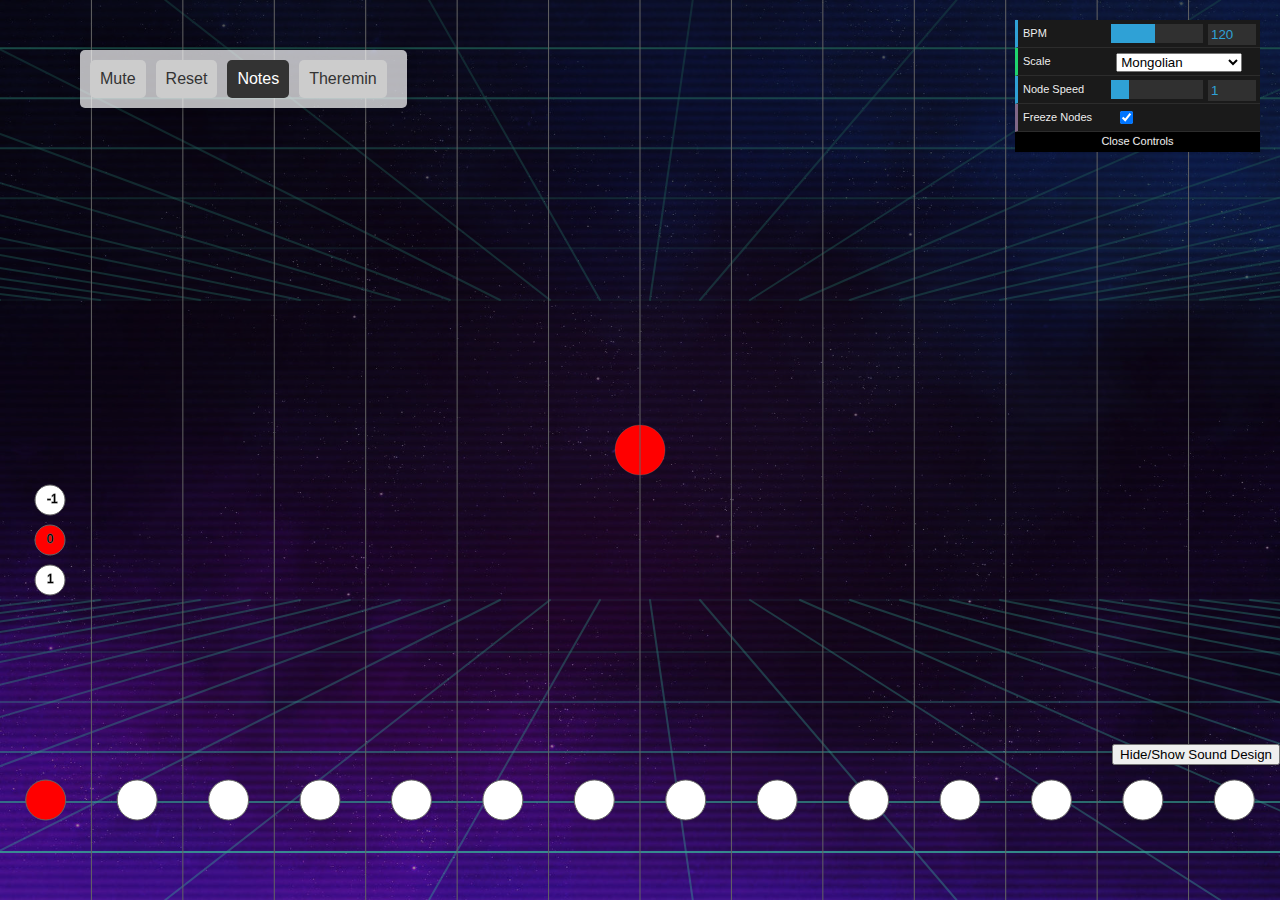
<file: src/html/index.html>
<!DOCTYPE html>
<html>

<head>
  <meta charset="UTF-8">
  <title>Cosmic Whispers</title>
  <link rel="stylesheet" href="../css/style.css">
  <link rel="icon" type="image/png" href="../../img/favicon.png">


  <script src="../../lib/p5/p5.min.js"></script>
  <script src="../../lib/tone/Tone.min.js"></script>
  <script src="../../lib/datgui/dat.gui.min.js"></script>
</head>

<body>

  <div id="toolbar">
    <button id="mute-button">Mute</button>
    <button id="reset-button">Reset</button>
    <button id="create-button">Notes</button>
    <button id="theremin-button">Theremin</button>

  </div>
  <iframe id="synth-iframe" src="../html/soundDesign.html" width="600" height="400" frameborder="0"></iframe>
  <button id="collapse-btn">Hide/Show Sound Design</button>
  
  <!-- JS scripts here -->
  <script src="../js/main.js"></script>
  <script src="../js/draw.js"></script>
  <script src="../js/sound.js"></script>
  <script src="../js/soundDesign.js"></script>
  <script src="../js/retrowave.js"></script>
  <script src="../js/whiteDot.js"></script>
  <script src="../js/gui.js"></script>
  <script src="../js/octaveGenerator.js"></script>
</div>

</body>

</html>
</file>
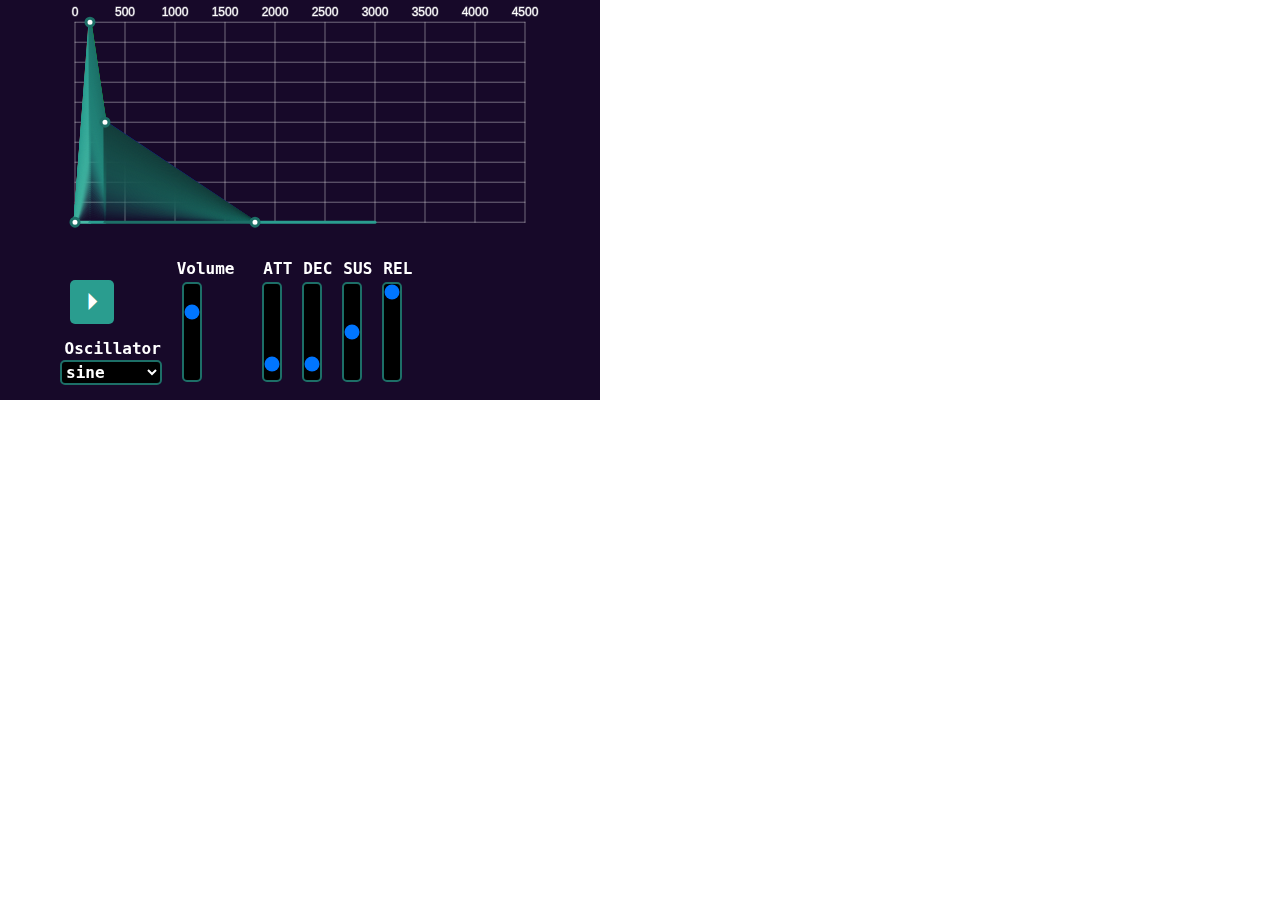
<file: src/synth.html>
<!DOCTYPE html>
<html lang="en">

<head>
  <meta charset="UTF-8">
  <meta name="viewport" content="width=device-width, initial-scale=1.0">
  <title>Tone Synth App</title>
  <script src="../lib/p5/p5.min.js"></script>
  <script src="../lib/tone/Tone.min.js"></script>
  <script src="../lib/datgui/dat.gui.min.js"></script>
  <script src="synth.js"></script>
  <style>
    body {
      margin: 0;
      overflow: hidden;
    }

    .play-button {
    background-color: #2A9D8F;
    color: white;
    font-family: Arial, sans-serif;
    font-size: 24px;
    border-radius: 5px;
    padding: 8px 16px;
    border: none;
    cursor: pointer;
    outline: none;
    transition: background-color 0.3s;
  }

  .play-button:hover {
    background-color: #48B9A6;
  }

  .slider-label {
    font-family: monospace;
    font-size: 16px;
    font-weight: bold;
    color: #FFFFFF;
    text-align: center;
    position: absolute;
    transform: translate(150%,-300%);
  
  }

    .custom-slider {
      transform: rotate(270deg);
      width: 100px;
    }

    .custom-slider::-webkit-slider-thumb {
      -webkit-appearance: none;
      appearance: none;
      width: 5px;
      border-radius: 20%; 
      height: 55px;
      background: #04AA6D;
      cursor: pointer;
    }

    .custom-slider::-webkit-slider-runnable-track {
      background-color: #000000;
      border: 2px solid #1D6F67;
      border-radius: 5px;
      position: relative;
    }
    .custom-select{
      font-family: monospace;
      font-size: 16px;
      font-weight: bold;
      color: #FFFFFF;
      /* text-align: center; */
      position: absolute;
      background-color: #000000;
      border: 2px solid #1D6F67;
      border-radius: 5px;
      position: relative;
    }
  </style>

</head>

<body>
</body>

</html>
</file>
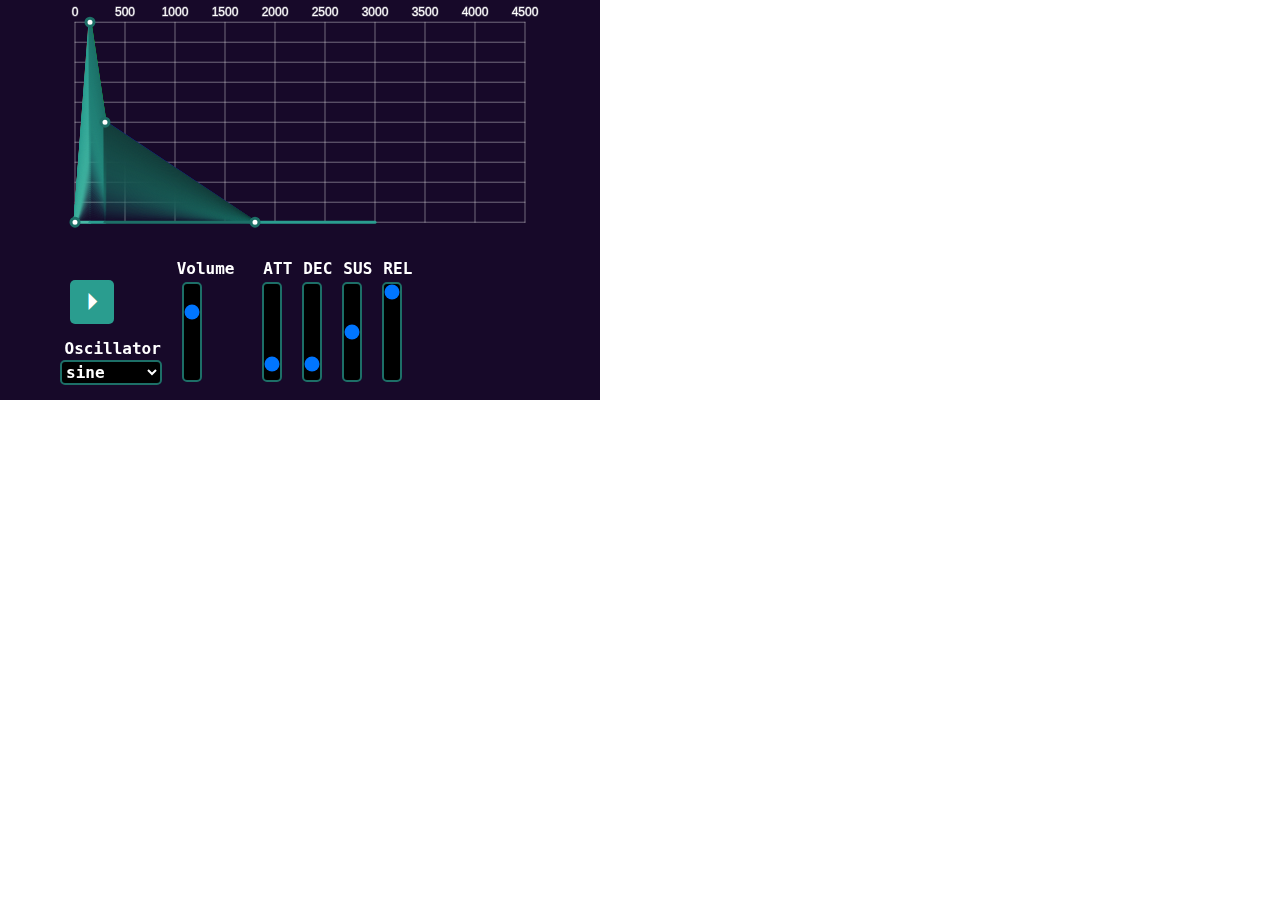
<file: src/html/soundDesign.html>
<!DOCTYPE html>
<html lang="en">

<head>
  <meta charset="UTF-8">
  <meta name="viewport" content="width=device-width, initial-scale=1.0">
  <script src="../../lib/p5/p5.min.js"></script>
  <script src="../../lib/tone/Tone.min.js"></script>
  <script src="../../lib/datgui/dat.gui.min.js"></script>
  <script src="../js/soundDesign.js"></script>

  <link rel="stylesheet" href="../css/style.css">

</head>

<body>
</body>

</html>
</file>
<file: src/css/style.css>
body {
      margin: 0;
      padding: 0;
      width: 100%;
      height: 100%;
      overflow: hidden;
    }

    canvas {
      display: block;
    }

    #gui-container {
      position: absolute;
      top: 20px;
      right: 20px;
    }

    #toolbar {
      position: absolute;
      transform-origin: top left;
      top: 50px;
      left: 80px;
      background-color: rgba(255, 255, 255, 0.7);
      border-radius: 5px;
      padding: 10px;
      box-shadow: 0px 0px 10px rgba(0, 0, 0, 0.3);

      display: flex;
      flex-direction: row;
      flex-wrap: nowrap;
    }


    #toolbar button {
      font-size: 16px;
      padding: 10px;
      margin-right: 10px;
      border: none;
      border-radius: 5px;
      background-color: #ccc;
      color: #333;
    }

    #toolbar button:hover {
      cursor: pointer;
    }


    #toolbar button.active {
      background-color: #333;
      color: #fff;
    }

    #toolbar button:not(.active):hover {
      background-color: #ddd;
    }

    #synth-iframe {
      position: absolute;
      bottom: 15%;
      right: 0%;
      transition: left 2.5s ease;
      border: 1px solid silver;
      opacity: 80%;

    }
    
    #collapse-btn{
      position: absolute;
      bottom: 15%;
      right: 0%;
      transition: left 2.5s ease;
    }
    
  
      .play-button {
      background-color: #2A9D8F;
      color: white;
      font-family: Arial, sans-serif;
      font-size: 24px;
      border-radius: 5px;
      padding: 8px 16px;
      border: none;
      cursor: pointer;
      outline: none;
      transition: background-color 0.3s;
    }
  
    .play-button:hover {
      background-color: #48B9A6;
    }
  
    .slider-label {
      font-family: monospace;
      font-size: 16px;
      font-weight: bold;
      color: #FFFFFF;
      text-align: center;
      position: absolute;
      transform: translate(150%,-300%);
    
    }
  
      .custom-slider {
        transform: rotate(270deg);
        width: 100px;
      }
  
      .custom-slider::-webkit-slider-thumb {
        -webkit-appearance: none;
        appearance: none;
        width: 5px;
        border-radius: 20%; 
        height: 55px;
        background: #04AA6D;
        cursor: pointer;
      }
  
      .custom-slider::-webkit-slider-runnable-track {
        background-color: #000000;
        border: 2px solid #1D6F67;
        border-radius: 5px;
        position: relative;
      }
      .custom-select{
        font-family: monospace;
        font-size: 16px;
        font-weight: bold;
        color: #FFFFFF;
        position: absolute;
        background-color: #000000;
        border: 2px solid #1D6F67;
        border-radius: 5px;
        position: relative;
      }
</file>
